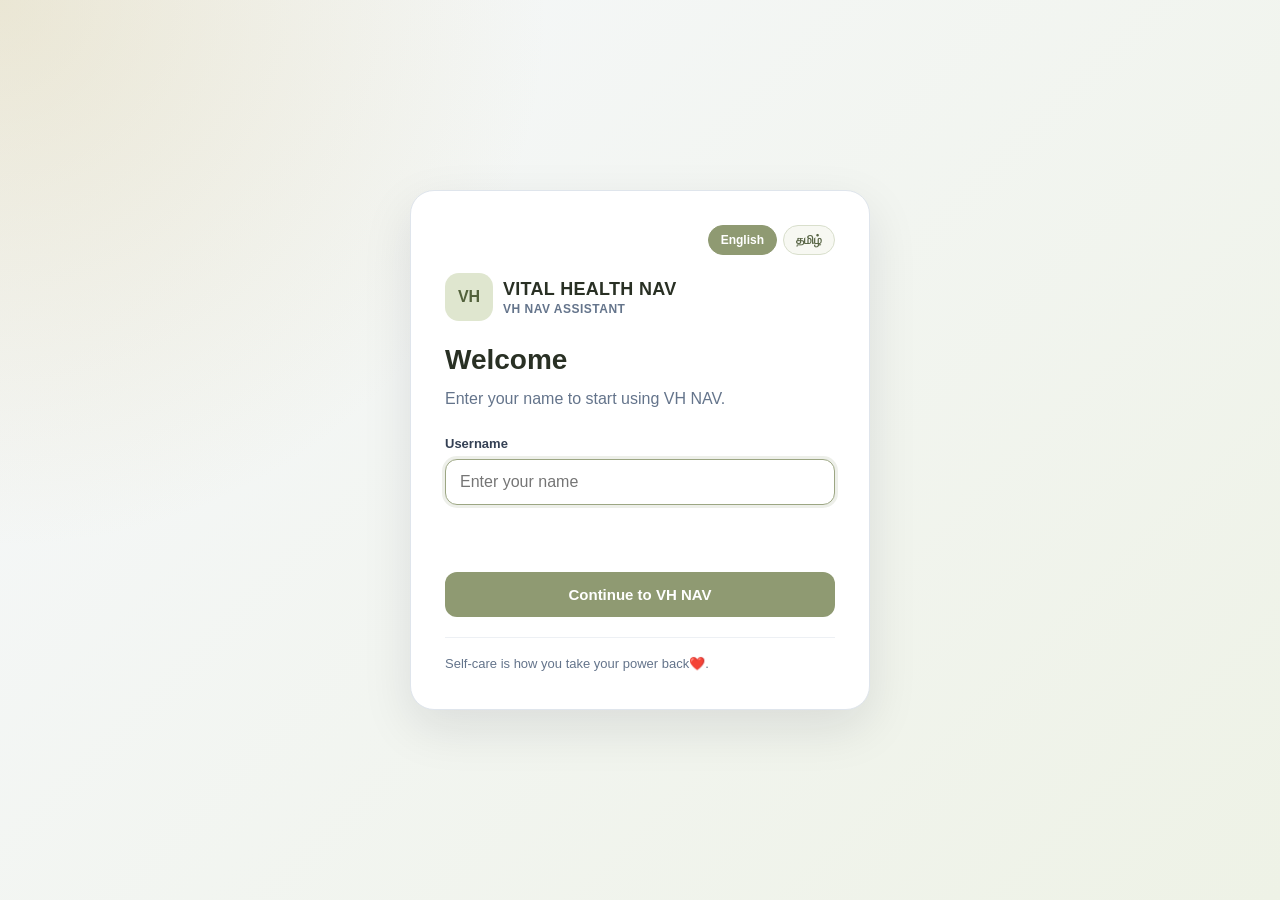
<file: login.html>
<!DOCTYPE html>
<html lang="en">
<head>
    <meta charset="UTF-8">
    <meta name="viewport" content="width=device-width, initial-scale=1.0">
    <title>VITAL HEALTH NAV - Login</title>
    <link rel="stylesheet" href="/static/style.css">
    <style>
        body.login-page {
            min-height: 100vh;
            display: grid;
            place-items: center;
            padding: 24px;
            background:
                radial-gradient(circle at top left, rgba(213, 198, 141, 0.35), transparent 35%),
                linear-gradient(135deg, #f6f8fb 0%, #eef2e6 100%);
        }

        .login-shell {
            width: min(100%, 460px);
        }

        .login-card {
            background: #ffffff;
            border: 1px solid #dfe5ec;
            border-radius: 24px;
            padding: 34px;
            box-shadow: 0 18px 50px rgba(15, 23, 42, 0.10);
            position: relative;
        }

        .login-language-switch {
            display: flex;
            justify-content: flex-end;
            gap: 6px;
            margin-bottom: 18px;
        }

        .login-lang-btn {
            border: 1px solid #d9dfcc;
            background: #f7f8f2;
            color: #586545;
            border-radius: 999px;
            padding: 7px 12px;
            font-size: 12px;
            font-weight: 800;
            cursor: pointer;
            transition: 0.2s ease;
        }

        .login-lang-btn:hover {
            border-color: #9ca683;
        }

        .login-lang-btn.active {
            background: #8f9a72;
            border-color: #8f9a72;
            color: #ffffff;
        }

        .login-brand {
            display: inline-flex;
            align-items: center;
            gap: 10px;
            margin-bottom: 22px;
        }

        .login-brand-mark {
            width: 48px;
            height: 48px;
            display: grid;
            place-items: center;
            border-radius: 14px;
            background: #dfe6cf;
            color: #52613b;
            font-weight: 900;
        }

        .login-brand-text strong {
            display: block;
            font-size: 18px;
            letter-spacing: 0.3px;
        }

        .login-brand-text span {
            display: block;
            margin-top: 2px;
            color: #64748b;
            font-size: 12px;
            font-weight: 700;
            letter-spacing: 0.5px;
        }

        .login-card h1 {
            margin: 0;
            font-size: 28px;
            line-height: 1.2;
        }

        .login-card .login-subtitle {
            margin: 10px 0 24px;
            color: #64748b;
            line-height: 1.55;
        }

        .login-label {
            display: block;
            margin-bottom: 8px;
            font-size: 13px;
            font-weight: 800;
            color: #344054;
        }

        .login-input {
            width: 100%;
            border: 1px solid #d0d7e2;
            border-radius: 12px;
            padding: 13px 14px;
            font: inherit;
            outline: none;
            transition: 0.2s ease;
            box-sizing: border-box;
        }

        .login-input:focus {
            border-color: #9ca683;
            box-shadow: 0 0 0 3px rgba(156, 166, 131, 0.18);
        }

        .login-btn {
            width: 100%;
            margin-top: 14px;
            border: 0;
            border-radius: 12px;
            padding: 14px 16px;
            background: #8f9a72;
            color: #ffffff;
            font-weight: 800;
            font-size: 15px;
            cursor: pointer;
        }

        .login-btn:hover {
            background: #7e8b60;
        }

        .login-error {
            min-height: 20px;
            margin: 8px 0 0;
            color: #b42318;
            font-size: 13px;
            font-weight: 700;
        }

        .login-note {
            margin: 20px 0 0;
            padding-top: 16px;
            border-top: 1px solid #edf0f4;
            color: #64748b;
            font-size: 13px;
            line-height: 1.6;
            white-space: pre-line;
        }

        .login-name-preview {
            min-height: 18px;
            margin: 7px 0 0;
            color: #72805a;
            font-size: 12px;
            font-weight: 700;
        }

        @media (max-width: 520px) {
            body.login-page {
                padding: 14px;
            }

            .login-card {
                padding: 24px 20px;
                border-radius: 20px;
            }
        }
    </style>
</head>
<body class="login-page">

<div class="login-shell">
    <section class="login-card">

        <div class="login-language-switch" aria-label="Language selection">
            <button
                id="englishBtn"
                class="login-lang-btn active"
                type="button"
            >
                English
            </button>

            <button
                id="tamilBtn"
                class="login-lang-btn"
                type="button"
            >
                தமிழ்
            </button>
        </div>

        <div class="login-brand">
            <div class="login-brand-mark">VH</div>
            <div class="login-brand-text">
                <strong id="brandTitle">VITAL HEALTH NAV</strong>
                <span id="brandAssistant">VH NAV ASSISTANT</span>
            </div>
        </div>

        <h1 id="loginTitle">Welcome</h1>

        <p id="loginSubtitle" class="login-subtitle">
            Enter your name to start using VH NAV.
        </p>

        <form id="loginForm">
            <label id="usernameLabel" class="login-label" for="username">
                Username
            </label>

            <input
                id="username"
                class="login-input"
                type="text"
                placeholder="Enter your name"
                autocomplete="name"
                maxlength="50"
                required
            >

            <p id="namePreview" class="login-name-preview" aria-live="polite"></p>

            <p id="loginError" class="login-error" aria-live="polite"></p>

            <button id="continueBtn" class="login-btn" type="submit">
                Continue to VH NAV
            </button>
        </form>

        <p id="loginNote" class="login-note">
Self-care is how
you take your
power back❤️.
        </p>

    </section>
</div>

<script>
const USERNAME_KEY = "vh_nav_username";
const USERNAME_TAMIL_KEY = "vh_nav_username_ta";
const LANGUAGE_KEY = "vh_nav_language";

let currentLanguage =
    sessionStorage.getItem(LANGUAGE_KEY) === "ta"
        ? "ta"
        : "en";

const translations = {
    en: {
        brandTitle: "VITAL HEALTH NAV",
        brandAssistant: "VH NAV ASSISTANT",
        title: "Welcome",
        subtitle: "Enter your name to start using VH NAV.",
        username: "Username",
        placeholder: "Enter your name",
        button: "Continue to VH NAV",
        error: "Please enter your name.",
        tamilPreview: "Tamil name: {name}",
        note: "Self-care is how you take your power back❤️."
    },
    ta: {
        brandTitle: "வைடல் ஹெல்த் நெவ்",
        brandAssistant: "VH நெவ் உதவியாளர்",
        title: "வரவேற்கிறோம்",
        subtitle: "VH NAV-ஐ பயன்படுத்த உங்கள் பெயரை உள்ளிடவும்.",
        username: "பயனர் பெயர்",
        placeholder: "உங்கள் பெயரை உள்ளிடவும்",
        button: "VH NAV-க்கு தொடரவும்",
        error: "உங்கள் பெயரை உள்ளிடவும்.",
        tamilPreview: "தமிழ் பெயர்: {name}",
        note: "சுய பராமரிப்பு என்பது உங்கள் ஆற்றலை மீண்டும் பெறுவதற்கான வழியாகும்❤️"
    }
};

const englishNameTamilMap = {
    "gayatri": "காயத்ரி",
    "harshini": "ஹர்ஷினி",
    "harshitha": "ஹர்ஷிதா",
    "hannah": "ஹன்னா",
    "gopika": "கோபிகா",
    "divya": "திவ்யா",
    "priya": "பிரியா",
    "priya": "பிரியா",
    "ananya": "அனன்யா",
    "shruthi": "ஸ்ருதி",
    "sruthi": "ஸ்ருதி",
    "shreya": "ஷ்ரேயா",
    "sneha": "ஸ்நேஹா",
    "kavya": "காவ்யா",
    "keerthana": "கீர்த்தனா",
    "keerthi": "கீர்த்தி",
    "pooja": "பூஜா",
    "pavithra": "பவித்ரா",
    "lavanya": "லாவண்யா",
    "swetha": "ஸ்வேதா",
    "vidhya": "வித்யா",
    "vidya": "வித்யா",
    "meena": "மீனா",
    "meera": "மீரா",
    "deepa": "தீபா",
    "deepika": "தீபிகா",
    "athira": "அதிரா",
    "aishwarya": "ஐஸ்வர்யா",
    "abhishek": "அபிஷேக்",
    "arjun": "அர்ஜுன்",
    "ashwin": "அஷ்வின்",
    "karthik": "கார்த்திக்",
    "rahul": "ராகுல்",
    "rohit": "ரோஹித்",
    "surya": "சூர்யா",
    "vignesh": "விக்னேஷ்",
    "vinoth": "வினோத்",
    "vikram": "விக்ரம்",
    "hari": "ஹரி",
    "krishna": "கிருஷ்ணா",
    "mohan": "மோகன்",
    "ravi": "ரவி",
    "sathish": "சதீஷ்",
    "sanjay": "சஞ்சய்",
    "siva": "சிவா",
    "shiva": "சிவா"
};

const loginForm = document.getElementById("loginForm");
const usernameInput = document.getElementById("username");
const loginError = document.getElementById("loginError");
const namePreview = document.getElementById("namePreview");

function cleanName(value) {
    return String(value || "")
        .trim()
        .replace(/\s+/g, " ");
}

function escapeHtml(value) {
    const div = document.createElement("div");
    div.textContent = String(value ?? "");
    return div.innerHTML;
}

function transliterateSingleWordToTamil(word) {
    const normalized = word.toLowerCase();

    if (englishNameTamilMap[normalized]) {
        return englishNameTamilMap[normalized];
    }

    return word;
}

function translateNameToTamil(name) {
    const cleaned = cleanName(name);

    if (!cleaned) {
        return "";
    }

    return cleaned
        .split(" ")
        .map(transliterateSingleWordToTamil)
        .join(" ");
}

function updateNamePreview() {
    const englishName = cleanName(usernameInput.value);

    if (currentLanguage !== "ta" || !englishName) {
        namePreview.textContent = "";
        return;
    }

    const tamilName = translateNameToTamil(englishName);

    if (!tamilName) {
        namePreview.textContent = "";
        return;
    }

    namePreview.textContent = translations.ta.tamilPreview.replace(
        "{name}",
        tamilName
    );
}

function updateLanguageButtons() {
    document.getElementById("englishBtn").classList.toggle(
        "active",
        currentLanguage === "en"
    );

    document.getElementById("tamilBtn").classList.toggle(
        "active",
        currentLanguage === "ta"
    );
}

function updateLoginLanguage() {
    const lang = translations[currentLanguage];

    document.documentElement.lang = currentLanguage === "ta" ? "ta" : "en";

    document.title = currentLanguage === "ta"
        ? "வைடல் ஹெல்த் நெவ் - உள்நுழைவு"
        : "VITAL HEALTH NAV - Login";

    document.getElementById("brandTitle").textContent = lang.brandTitle;
    document.getElementById("brandAssistant").textContent = lang.brandAssistant;
    document.getElementById("loginTitle").textContent = lang.title;
    document.getElementById("loginSubtitle").textContent = lang.subtitle;
    document.getElementById("usernameLabel").textContent = lang.username;
    usernameInput.placeholder = lang.placeholder;
    document.getElementById("continueBtn").textContent = lang.button;
    document.getElementById("loginNote").textContent = lang.note;

    loginError.textContent = "";

    updateLanguageButtons();
    updateNamePreview();
}

loginForm.addEventListener("submit", (event) => {
    event.preventDefault();

    const username = cleanName(usernameInput.value);

    if (!username) {
        loginError.textContent = translations[currentLanguage].error;
        usernameInput.focus();
        return;
    }

    const tamilName = translateNameToTamil(username);

    sessionStorage.setItem(USERNAME_KEY, username);
    sessionStorage.setItem(USERNAME_TAMIL_KEY, tamilName || username);
    sessionStorage.setItem(LANGUAGE_KEY, currentLanguage);

    window.location.href = "/app";
});

document.getElementById("englishBtn").addEventListener("click", () => {
    currentLanguage = "en";
    sessionStorage.setItem(LANGUAGE_KEY, "en");
    updateLoginLanguage();
});

document.getElementById("tamilBtn").addEventListener("click", () => {
    currentLanguage = "ta";
    sessionStorage.setItem(LANGUAGE_KEY, "ta");
    updateLoginLanguage();
    usernameInput.focus();
});

usernameInput.addEventListener("input", updateNamePreview);

updateLoginLanguage();
usernameInput.focus();
</script>

</body>
</html>
</file>
<file: static/style.css>
/* =========================================================
   VITAL HEALTH NAV
   ========================================================= */

:root {

    --cream: #f5f3e6;

    --beige: #e4dec2;

    --gold: #d5c68d;

    --sage: #9ca683;

    --light-sage: #bcc6a7;

    --deep-sage: #707b5c;

    --dark: #293024;

    --muted: #737766;

    --white: #ffffff;

    --shadow:
        0 18px 45px
        rgba(79, 88, 64, 0.12);

    --soft-shadow:
        0 8px 24px
        rgba(79, 88, 64, 0.09);

}


/* =========================================================
   RESET
   ========================================================= */

* {
    box-sizing: border-box;
}


html {
    scroll-behavior: smooth;
}


body {

    margin: 0;

    min-height: 100vh;

    font-family:
        Inter,
        -apple-system,
        BlinkMacSystemFont,
        "Segoe UI",
        Roboto,
        Arial,
        sans-serif;

    color:
        var(--dark);

    background:

        radial-gradient(
            circle at 10% 10%,
            rgba(
                213,
                198,
                141,
                0.25
            ),
            transparent 25%
        ),

        radial-gradient(
            circle at 90% 20%,
            rgba(
                188,
                198,
                167,
                0.30
            ),
            transparent 27%
        ),

        var(--cream);
}


/* =========================================================
   APP
   ========================================================= */

.app-shell {

    min-height: 100vh;

    width: 100%;
}


/* =========================================================
   HEADER
   ========================================================= */

.top-header {

    width: 100%;

    padding:
        20px
        clamp(
            20px,
            6vw,
            90px
        );

    display: flex;

    align-items: center;

    justify-content: space-between;

    gap: 25px;

    background:
        rgba(
            245,
            243,
            230,
            0.88
        );

    border-bottom:
        1px solid
        rgba(
            156,
            166,
            131,
            0.20
        );

    backdrop-filter:
        blur(15px);

    position: sticky;

    top: 0;

    z-index: 1000;
}


/* =========================================================
   BRAND
   ========================================================= */

.brand-section {

    display: flex;

    align-items: center;

    gap: 14px;
}


.brand-icon {

    width: 48px;

    height: 48px;

    border-radius: 15px;

    display: flex;

    align-items: center;

    justify-content: center;

    font-size: 14px;

    font-weight: 800;

    letter-spacing: 1px;

    color:
        var(--dark);

    background:

        linear-gradient(
            135deg,
            var(--gold),
            var(--light-sage)
        );

    box-shadow:

        0 8px 18px
        rgba(
            156,
            166,
            131,
            0.25
        );
}


.brand-text h1 {

    margin: 0;

    font-size:
        clamp(
            20px,
            2.2vw,
            27px
        );

    line-height:
        1.15;

    letter-spacing:
        -0.6px;

    font-weight:
        750;
}


.brand-text p {

    margin:
        5px
        0
        0;

    font-size:
        12px;

    color:
        var(--muted);

    letter-spacing:
        0.4px;
}


/* =========================================================
   LANGUAGE
   ========================================================= */

.language-switch {

    display:
        flex;

    align-items:
        center;

    gap:
        4px;

    padding:
        4px;

    border-radius:
        14px;

    background:
        rgba(
            228,
            222,
            194,
            0.60
        );

    border:
        1px solid
        rgba(
            156,
            166,
            131,
            0.16
        );
}


.lang-btn {

    border:
        none;

    background:
        transparent;

    color:
        var(--muted);

    padding:
        9px
        14px;

    border-radius:
        10px;

    font-size:
        13px;

    font-weight:
        650;

    cursor:
        pointer;

    transition:
        0.2s ease;
}


.lang-btn:hover {

    color:
        var(--dark);

    background:
        rgba(
            255,
            255,
            255,
            0.60
        );
}


.lang-btn.active {

    color:
        var(--dark);

    background:
        var(--white);

    box-shadow:

        0 4px 12px
        rgba(
            79,
            88,
            64,
            0.10
        );
}


/* =========================================================
   MAIN
   ========================================================= */

.main-content {

    width:
        min(
            940px,
            94%
        );

    margin:
        38px
        auto
        28px;
}


/* =========================================================
   CHAT
   ========================================================= */

.chat-card {

    overflow:
        hidden;

    border-radius:
        28px;

    background:
        rgba(
            255,
            255,
            255,
            0.94
        );

    border:
        1px solid
        rgba(
            156,
            166,
            131,
            0.18
        );

    box-shadow:
        var(--shadow);
}


.assistant-header {

    display:
        flex;

    align-items:
        center;

    gap:
        13px;

    padding:
        18px
        22px;

    background:

        linear-gradient(
            135deg,
            rgba(
                188,
                198,
                167,
                0.55
            ),
            rgba(
                245,
                243,
                230,
                0.90
            )
        );

    border-bottom:
        1px solid
        rgba(
            156,
            166,
            131,
            0.18
        );
}


.assistant-avatar {

    width:
        46px;

    height:
        46px;

    flex-shrink:
        0;

    border-radius:
        14px;

    display:
        flex;

    justify-content:
        center;

    align-items:
        center;

    font-size:
        13px;

    font-weight:
        800;

    letter-spacing:
        0.8px;

    background:
        var(--sage);

    color:
        white;

    box-shadow:

        0 6px 15px
        rgba(
            112,
            123,
            92,
            0.22
        );
}


.assistant-details {

    min-width:
        0;

    flex:
        1;
}


.assistant-name {

    font-size:
        15px;

    font-weight:
        750;
}


.assistant-status {

    margin-top:
        3px;

    display:
        flex;

    align-items:
        center;

    gap:
        6px;

    font-size:
        11px;

    color:
        var(--muted);
}


.status-dot {

    width:
        7px;

    height:
        7px;

    border-radius:
        50%;

    background:
        #78905d;

    box-shadow:

        0
        0
        0
        4px
        rgba(
            120,
            144,
            93,
            0.12
        );
}


.assistant-badge {

    padding:
        7px
        11px;

    border-radius:
        9px;

    background:
        rgba(
            213,
            198,
            141,
            0.50
        );

    color:
        #625a35;

    font-size:
        10px;

    font-weight:
        800;

    letter-spacing:
        1px;
}


/* =========================================================
   CHAT BOX
   ========================================================= */

.chat-box {

    height:
        550px;

    overflow-y:
        auto;

    padding:
        25px;

    background:

        linear-gradient(
            180deg,
            #fffefa 0%,
            #faf9f2 100%
        );
}


.chat-box::-webkit-scrollbar {

    width:
        7px;
}


.chat-box::-webkit-scrollbar-track {

    background:
        transparent;
}


.chat-box::-webkit-scrollbar-thumb {

    background:
        var(--beige);

    border-radius:
        999px;
}


/* =========================================================
   MESSAGES
   ========================================================= */

.message-wrapper {

    margin-bottom:
        17px;

    animation:
        messageIn
        0.25s
        ease;
}


@keyframes messageIn {

    from {

        opacity:
            0;

        transform:
            translateY(
                6px
            );
    }


    to {

        opacity:
            1;

        transform:
            translateY(
                0
            );
    }
}


.bot-wrapper {

    width:
        fit-content;

    max-width:
        78%;
}


.user-wrapper {

    display:
        flex;

    justify-content:
        flex-end;
}


.message-label {

    display:
        flex;

    align-items:
        center;

    gap:
        7px;

    margin:
        0
        0
        6px
        4px;

    color:
        var(--deep-sage);

    font-size:
        10px;

    font-weight:
        700;
}


.mini-avatar {

    width:
        18px;

    height:
        18px;

    display:
        inline-flex;

    justify-content:
        center;

    align-items:
        center;

    border-radius:
        6px;

    background:
        var(--sage);

    color:
        white;

    font-size:
        7px;

    font-weight:
        800;
}


.message {

    max-width:
        100%;

    padding:
        13px
        16px;

    border-radius:
        18px;

    font-size:
        14px;

    line-height:
        1.55;
}


.bot-message {

    background:
        var(--white);

    border:
        1px solid
        rgba(
            156,
            166,
            131,
            0.18
        );

    border-bottom-left-radius:
        5px;

    box-shadow:

        0 5px 16px
        rgba(
            79,
            88,
            64,
            0.06
        );
}


.user-message {

    background:
        var(--sage);

    color:
        white;

    border-bottom-right-radius:
        5px;

    box-shadow:

        0 6px 16px
        rgba(
            112,
            123,
            92,
            0.18
        );
}


/* =========================================================
   QUICK REPLIES
   ========================================================= */

.quick-replies {

    display:
        flex;

    flex-wrap:
        wrap;

    gap:
        9px;

    padding:
        16px
        22px
        22px;

    background:
        #fffefa;

    border-top:
        1px solid
        rgba(
            156,
            166,
            131,
            0.10
        );
}


.reply-btn {

    border:
        1px solid
        rgba(
            156,
            166,
            131,
            0.30
        );

    background:
        var(--white);

    color:
        var(--dark);

    padding:
        11px
        15px;

    border-radius:
        13px;

    font-size:
        13px;

    font-weight:
        600;

    cursor:
        pointer;

    transition:
        0.18s ease;
}


.reply-btn:hover:not(:disabled) {

    transform:
        translateY(
            -2px
        );

    border-color:
        var(--sage);

    background:
        var(--cream);

    box-shadow:

        0 8px 18px
        rgba(
            112,
            123,
            92,
            0.13
        );
}


.reply-btn:disabled {

    cursor:
        not-allowed;

    opacity:
        0.38;
}


/* =========================================================
   MAP CARDS
   ========================================================= */

.map-card {

    margin-top:
        20px;

    padding:
        22px;

    border-radius:
        25px;

    background:
        rgba(
            255,
            255,
            255,
            0.96
        );

    border:
        1px solid
        rgba(
            156,
            166,
            131,
            0.18
        );

    box-shadow:
        var(--soft-shadow);
}


.hidden {

    display:
        none !important;
}


.map-card-header {

    display:
        flex;

    justify-content:
        space-between;

    align-items:
        flex-start;

    gap:
        15px;
}


.section-eyebrow {

    display:
        block;

    margin-bottom:
        5px;

    color:
        var(--deep-sage);

    font-size:
        9px;

    font-weight:
        800;

    letter-spacing:
        1.4px;
}


.map-card-header h2 {

    margin:
        0;

    font-size:
        20px;

    letter-spacing:
        -0.3px;
}


.navigation-title-row {

    display:
        flex;

    align-items:
        center;

    gap:
        10px;
}


.map-close {

    width:
        35px;

    height:
        35px;

    border:
        none;

    border-radius:
        11px;

    background:
        var(--cream);

    color:
        var(--deep-sage);

    font-size:
        23px;

    line-height:
        1;

    cursor:
        pointer;

    transition:
        0.18s ease;
}


.map-close:hover {

    background:
        var(--beige);

    transform:
        scale(
            1.03
        );
}


.map-instruction {

    margin:
        8px
        0
        15px;

    color:
        var(--muted);

    font-size:
        13px;
}


/* =========================================================
   LIVE BADGE
   ========================================================= */

.live-badge {

    display:
        inline-flex;

    align-items:
        center;

    gap:
        5px;

    padding:
        5px
        8px;

    border-radius:
        999px;

    background:
        #eaf3e5;

    color:
        #557047;

    font-size:
        9px;

    font-weight:
        800;

    letter-spacing:
        0.7px;
}


.live-dot {

    width:
        6px;

    height:
        6px;

    border-radius:
        50%;

    background:
        #668b55;

    animation:
        livePulse
        1.2s
        infinite;
}


@keyframes livePulse {

    0%,
    100% {

        opacity:
            1;

        transform:
            scale(
                1
            );
    }

    50% {

        opacity:
            0.45;

        transform:
            scale(
                0.75
            );
    }
}


/* =========================================================
   NAVIGATION STATUS
   ========================================================= */

.navigation-status {

    margin-bottom:
        10px;

    padding:
        9px
        12px;

    border-radius:
        10px;

    background:
        var(--cream);

    color:
        var(--deep-sage);

    font-size:
        11px;

    font-weight:
        700;
}


.navigation-status.active {

    background:
        #edf4e8;
}


.navigation-status.arrived {

    background:
        var(--beige);
}


/* =========================================================
   LEAFLET MAP
   ========================================================= */

.leaflet-map {

    width:
        100%;

    height:
        380px;

    border-radius:
        18px;

    overflow:
        hidden;

    border:
        1px solid
        rgba(
            156,
            166,
            131,
            0.20
        );
}


.navigation-map {

    height:
        470px;
}


/* =========================================================
   LOCATION
   ========================================================= */

.location-display {

    display:
        flex;

    align-items:
        center;

    gap:
        11px;

    margin-top:
        13px;

    padding:
        13px
        15px;

    border-radius:
        13px;

    background:
        var(--cream);

    border:
        1px solid
        rgba(
            156,
            166,
            131,
            0.14
        );
}


.location-pin-icon {

    width:
        30px;

    height:
        30px;

    display:
        flex;

    justify-content:
        center;

    align-items:
        center;

    border-radius:
        9px;

    background:
        var(--light-sage);

    color:
        var(--deep-sage);

    font-size:
        12px;

    flex-shrink:
        0;
}


.location-label {

    display:
        block;

    font-size:
        9px;

    text-transform:
        uppercase;

    letter-spacing:
        1px;

    font-weight:
        750;

    color:
        var(--muted);
}


.location-value {

    display:
        block;

    margin-top:
        3px;

    font-size:
        13px;

    font-weight:
        600;

    line-height:
        1.4;
}


.location-distance {

    display:
        block;

    margin-top:
        5px;

    color:
        var(--deep-sage);

    font-size:
        11px;

    font-weight:
        700;
}


/* =========================================================
   ROUTE SUMMARY
   ========================================================= */

.route-summary {

    display:
        grid;

    grid-template-columns:
        repeat(
            4,
            1fr
        );

    gap:
        9px;

    margin-top:
        13px;
}


.route-stat {

    padding:
        12px;

    border-radius:
        12px;

    background:
        #faf8ef;

    border:
        1px solid
        rgba(
            156,
            166,
            131,
            0.14
        );
}


.route-stat-label {

    display:
        block;

    font-size:
        8px;

    color:
        var(--muted);

    text-transform:
        uppercase;

    letter-spacing:
        0.7px;

    font-weight:
        750;
}


.route-stat-value {

    display:
        block;

    margin-top:
        5px;

    font-size:
        15px;

    color:
        var(--deep-sage);
}


/* =========================================================
   NEXT MANEUVER
   ========================================================= */

.next-maneuver {

    display:
        flex;

    align-items:
        center;

    gap:
        13px;

    margin-top:
        13px;

    padding:
        14px;

    border-radius:
        15px;

    background:

        linear-gradient(
            135deg,
            rgba(
                188,
                198,
                167,
                0.42
            ),
            rgba(
                245,
                243,
                230,
                0.72
            )
        );

    border:
        1px solid
        rgba(
            156,
            166,
            131,
            0.17
        );
}


.maneuver-icon {

    width:
        45px;

    height:
        45px;

    display:
        flex;

    justify-content:
        center;

    align-items:
        center;

    flex-shrink:
        0;

    border-radius:
        13px;

    background:
        var(--sage);

    color:
        white;

    font-size:
        22px;

    font-weight:
        800;
}


.maneuver-label {

    display:
        block;

    color:
        var(--muted);

    font-size:
        9px;

    text-transform:
        uppercase;

    letter-spacing:
        1px;

    font-weight:
        800;
}


.maneuver-text {

    display:
        block;

    margin-top:
        3px;

    font-size:
        15px;
}


.maneuver-distance {

    display:
        block;

    margin-top:
        3px;

    color:
        var(--deep-sage);

    font-size:
        11px;

    font-weight:
        700;
}


/* =========================================================
   ROUTE STEPS
   ========================================================= */

.route-steps-section {

    margin-top:
        18px;
}


.route-steps-section h3 {

    margin:
        0
        0
        10px;

    font-size:
        15px;
}


.route-steps {

    display:
        flex;

    flex-direction:
        column;

    gap:
        7px;

    max-height:
        300px;

    overflow-y:
        auto;
}


.route-step {

    display:
        flex;

    gap:
        11px;

    padding:
        11px;

    border-radius:
        12px;

    background:
        #fffefa;

    border:
        1px solid
        rgba(
            156,
            166,
            131,
            0.14
        );

    transition:
        0.2s ease;
}


.route-step.active {

    background:
        #edf4e8;

    border-color:
        var(--sage);

    transform:
        translateX(
            3px
        );
}


.step-number {

    width:
        27px;

    height:
        27px;

    flex-shrink:
        0;

    display:
        flex;

    align-items:
        center;

    justify-content:
        center;

    border-radius:
        8px;

    background:
        var(--light-sage);

    color:
        var(--deep-sage);

    font-size:
        11px;

    font-weight:
        800;
}


.step-content {

    min-width:
        0;

    flex:
        1;
}


.step-instruction {

    font-size:
        12px;

    font-weight:
        700;

    line-height:
        1.4;
}


.step-meta {

    margin-top:
        3px;

    color:
        var(--muted);

    font-size:
        10px;

    line-height:
        1.35;
}


/* =========================================================
   NAVIGATION BUTTONS
   ========================================================= */

.navigation-controls {

    display:
        grid;

    grid-template-columns:
        1fr
        1fr;

    gap:
        9px;

    margin-top:
        15px;
}


.start-navigation-btn,
.stop-navigation-btn {

    border:
        none;

    padding:
        13px;

    border-radius:
        12px;

    font-size:
        13px;

    font-weight:
        750;

    cursor:
        pointer;

    transition:
        0.2s ease;
}


.start-navigation-btn {

    background:
        var(--deep-sage);

    color:
        white;
}


.start-navigation-btn:hover {

    background:
        #626c50;

    transform:
        translateY(
            -1px
        );

    box-shadow:

        0 8px 18px
        rgba(
            112,
            123,
            92,
            0.20
        );
}


.stop-navigation-btn {

    background:
        #ede8df;

    color:
        #715d4b;

    border:
        1px solid
        #ded4c7;
}


.stop-navigation-btn:hover {

    background:
        #e4dbd0;
}


/* =========================================================
   HOSPITAL CARDS
   ========================================================= */

.results-wrapper {

    width:
        100%;

    margin-top:
        22px;
}


.hospital-card {

    position:
        relative;

    display:
        flex;

    gap:
        15px;

    padding:
        18px;

    margin-bottom:
        13px;

    border-radius:
        19px;

    background:
        rgba(
            255,
            255,
            255,
            0.98
        );

    border:
        1px solid
        rgba(
            156,
            166,
            131,
            0.17
        );

    box-shadow:

        0 8px 23px
        rgba(
            79,
            88,
            64,
            0.065
        );

    transition:
        0.2s ease;
}


.hospital-card:hover {

    transform:
        translateY(
            -2px
        );

    box-shadow:

        0 12px 28px
        rgba(
            79,
            88,
            64,
            0.10
        );
}


.hospital-rank {

    width:
        38px;

    height:
        38px;

    flex-shrink:
        0;

    display:
        flex;

    justify-content:
        center;

    align-items:
        center;

    gap:
        1px;

    border-radius:
        11px;

    background:

        linear-gradient(
            135deg,
            var(--gold),
            var(--beige)
        );

    color:
        #5f5839;

    font-size:
        13px;

    font-weight:
        800;
}


.hospital-rank span {

    font-size:
        10px;

    opacity:
        0.7;
}


.hospital-card-content {

    min-width:
        0;

    width:
        100%;
}


.hospital-name {

    margin:
        0;

    font-size:
        17px;

    line-height:
        1.4;
}


.hospital-meta {

    margin:
        5px
        0
        13px;

    color:
        var(--muted);

    font-size:
        12px;
}


/* =========================================================
   METRICS
   ========================================================= */

.hospital-info-grid {

    display:
        grid;

    grid-template-columns:
        0.7fr
        1.3fr;

    gap:
        9px;
}


.metric-box {

    min-width:
        0;

    padding:
        10px
        11px;

    border-radius:
        11px;

    background:
        #faf8ef;

    border:
        1px solid
        rgba(
            156,
            166,
            131,
            0.12
        );
}


.metric-label {

    display:
        block;

    margin-bottom:
        5px;

    font-size:
        9px;

    color:
        var(--muted);

    text-transform:
        uppercase;

    letter-spacing:
        0.7px;

    font-weight:
        750;
}


.metric-value {

    font-size:
        13px;

    color:
        var(--dark);
}


.group-badge {

    display:
        inline-block;

    max-width:
        100%;

    padding:
        5px
        8px;

    border-radius:
        7px;

    background:
        rgba(
            188,
            198,
            167,
            0.45
        );

    color:
        #566047;

    font-size:
        10px;

    line-height:
        1.35;

    font-weight:
        700;
}


/* =========================================================
   CROWD
   ========================================================= */

.crowd-section {

    margin-top:
        15px;
}


.crowd-title-row {

    display:
        flex;

    justify-content:
        space-between;

    align-items:
        flex-end;
}


.crowd-label {

    display:
        block;

    font-size:
        12px;

    font-weight:
        700;
}


.crowd-subtitle {

    display:
        block;

    margin-top:
        2px;

    font-size:
        9px;

    color:
        var(--muted);

    font-style:
        italic;
}


.crowd-score {

    font-size:
        14px;
}


.crowd-track {

    width:
        100%;

    height:
        10px;

    margin-top:
        8px;

    overflow:
        hidden;

    border-radius:
        999px;

    background:
        #ebe9df;
}


.crowd-fill {

    height:
        100%;

    border-radius:
        999px;

    background:

        linear-gradient(
            90deg,
            #57a96b 0%,
            #92c856 25%,
            #e6ca4e 50%,
            #e99144 75%,
            #d9534f 100%
        );

    transition:
        width
        0.8s
        cubic-bezier(
            0.22,
            1,
            0.36,
            1
        );
}


.crowd-footer {

    display:
        flex;

    justify-content:
        space-between;

    margin-top:
        6px;

    font-size:
        10px;

    color:
        var(--muted);

    font-weight:
        600;
}


/* =========================================================
   HOSPITAL ACTIONS
   ========================================================= */

.hospital-actions {

    display:
        grid;

    grid-template-columns:
        1fr
        1fr;

    gap:
        9px;

    margin-top:
        15px;
}


.map-action-btn,
.direction-action-btn {

    border:
        1px solid
        rgba(
            156,
            166,
            131,
            0.30
        );

    padding:
        10px
        12px;

    border-radius:
        11px;

    font-size:
        12px;

    font-weight:
        700;

    cursor:
        pointer;

    transition:
        0.2s ease;
}


.map-action-btn {

    background:
        var(--cream);

    color:
        var(--deep-sage);
}


.direction-action-btn {

    background:
        var(--sage);

    color:
        white;

    border-color:
        var(--sage);
}


.map-action-btn:hover {

    transform:
        translateY(
            -1px
        );

    background:
        var(--beige);
}


.direction-action-btn:hover {

    transform:
        translateY(
            -1px
        );

    background:
        var(--deep-sage);
}


/* =========================================================
   ROUTE ERROR
   ========================================================= */

.route-status {

    margin-top:
        12px;

    padding:
        11px
        13px;

    border-radius:
        11px;

    background:
        var(--cream);

    color:
        var(--deep-sage);

    font-size:
        12px;

    font-weight:
        600;
}


.route-status.route-error {

    background:
        #f6ebe5;

    color:
        #9a5c48;
}


/* =========================================================
   FOOTER
   ========================================================= */

.app-footer {

    display:
        flex;

    align-items:
        center;

    justify-content:
        center;

    gap:
        8px;

    padding:
        18px
        0
        5px;

    color:
        rgba(
            79,
            88,
            64,
            0.60
        );

    font-size:
        10px;

    letter-spacing:
        0.35px;
}


.footer-divider {

    color:
        var(--gold);

    font-weight:
        800;
}


/* =========================================================
   MOBILE
   ========================================================= */

@media (
    max-width: 700px
) {

    .top-header {

        padding:
            15px;

        align-items:
            flex-start;
    }


    .brand-icon {

        width:
            42px;

        height:
            42px;

        border-radius:
            12px;
    }


    .brand-text h1 {

        font-size:
            19px;
    }


    .brand-text p {

        font-size:
            10px;
    }


    .language-switch {

        align-self:
            center;
    }


    .lang-btn {

        padding:
            8px
            10px;

        font-size:
            11px;
    }


    .main-content {

        width:
            95%;

        margin:
            17px
            auto
            20px;
    }


    .chat-card {

        border-radius:
            21px;
    }


    .assistant-header {

        padding:
            15px;
    }


    .assistant-badge {

        display:
            none;
    }


    .chat-box {

        height:
            510px;

        padding:
            18px
            14px;
    }


    .bot-wrapper {

        max-width:
            88%;
    }


    .quick-replies {

        display:
            grid;

        grid-template-columns:
            1fr
            1fr;

        gap:
            8px;

        padding:
            13px
            13px
            16px;
    }


    .reply-btn {

        min-height:
            46px;

        padding:
            8px;

        font-size:
            11px;
    }


    .map-card {

        padding:
            15px;

        border-radius:
            20px;
    }


    .leaflet-map {

        height:
            315px;
    }


    .navigation-map {

        height:
            390px;
    }


    .route-summary {

        grid-template-columns:
            1fr
            1fr;
    }


    .hospital-card {

        padding:
            13px;

        gap:
            10px;
    }


    .hospital-rank {

        width:
            34px;

        height:
            34px;

        font-size:
            11px;
    }


    .hospital-name {

        font-size:
            15px;
    }


    .hospital-info-grid {

        grid-template-columns:
            1fr;
    }


    .hospital-actions {

        grid-template-columns:
            1fr;
    }


    .navigation-controls {

        grid-template-columns:
            1fr;
    }


    .navigation-title-row {

        align-items:
            flex-start;

        flex-direction:
            column;

        gap:
            5px;
    }

}


@media (
    max-width: 400px
) {

    .top-header {

        flex-direction:
            column;
    }


    .language-switch {

        align-self:
            flex-end;
    }


    .chat-box {

        height:
            480px;
    }


    .quick-replies {

        grid-template-columns:
            1fr;
    }


    .route-summary {

        grid-template-columns:
            1fr;
    }

}
</file>
